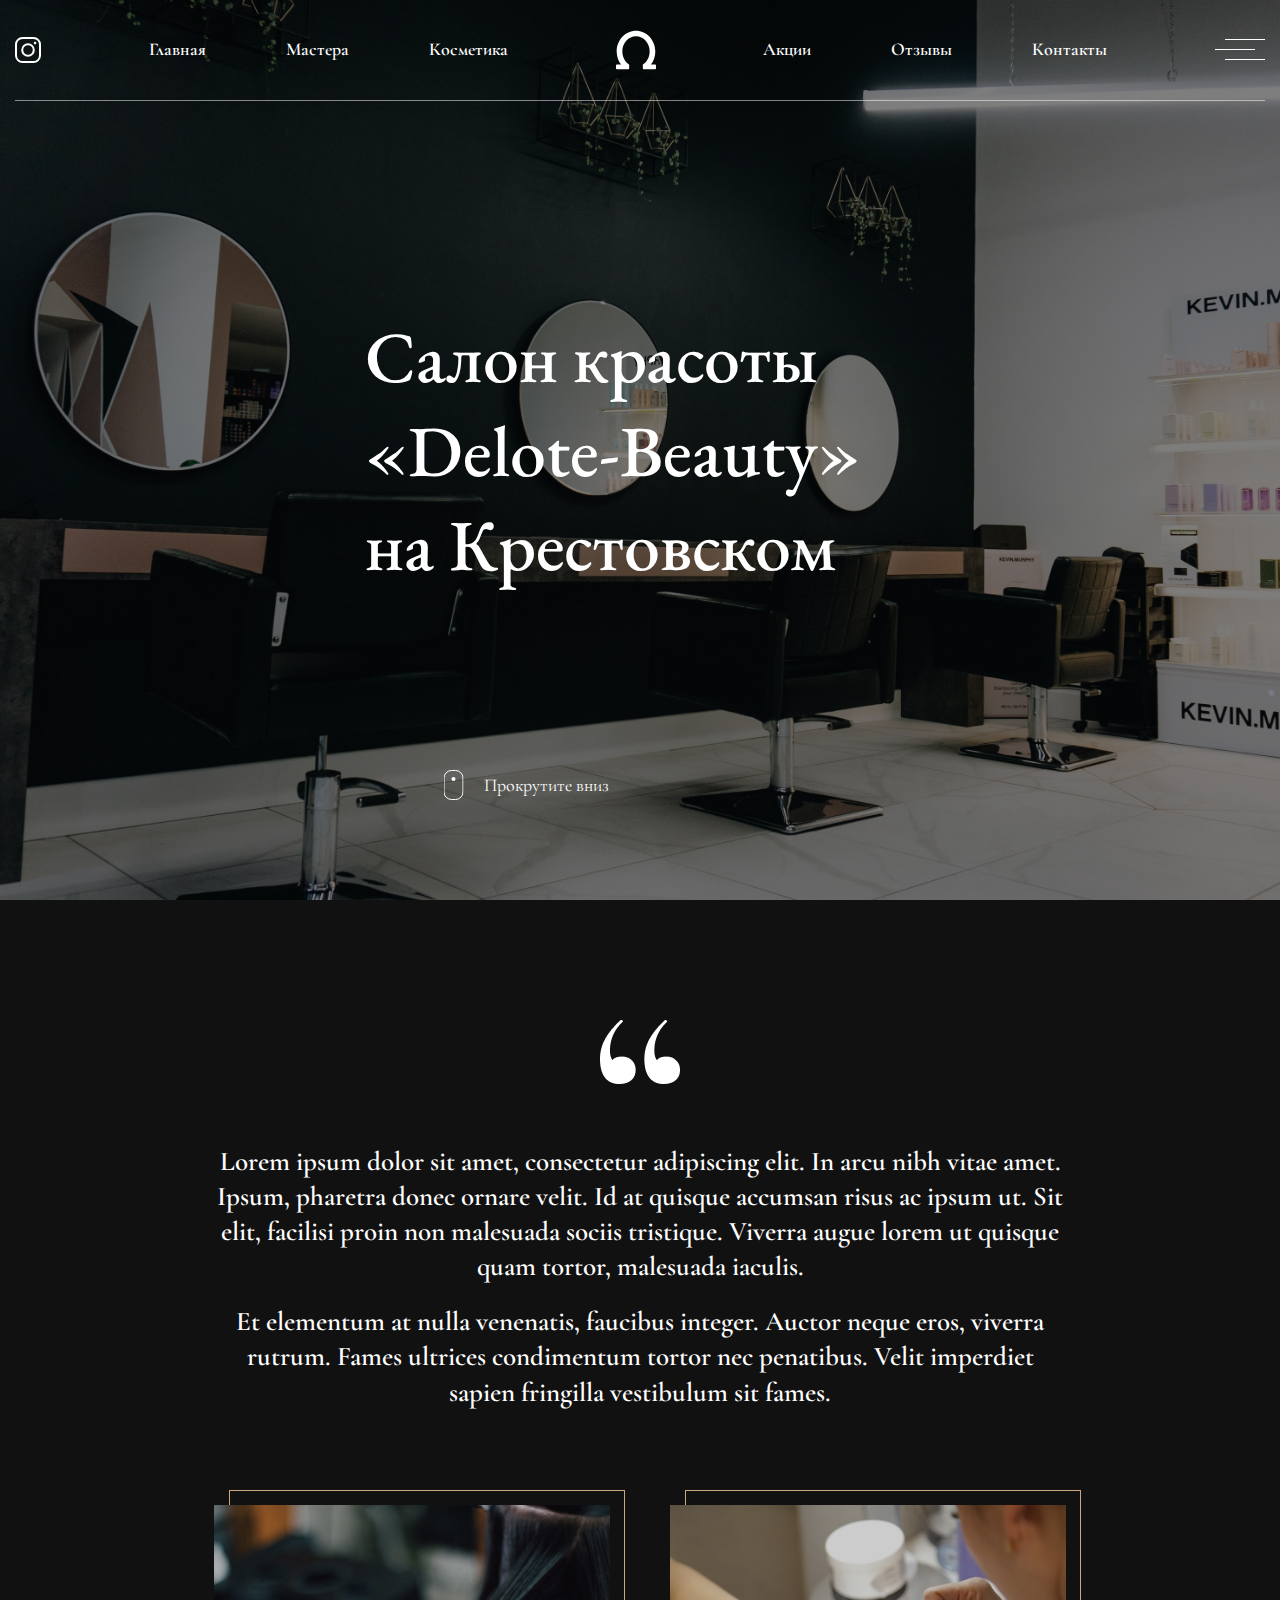
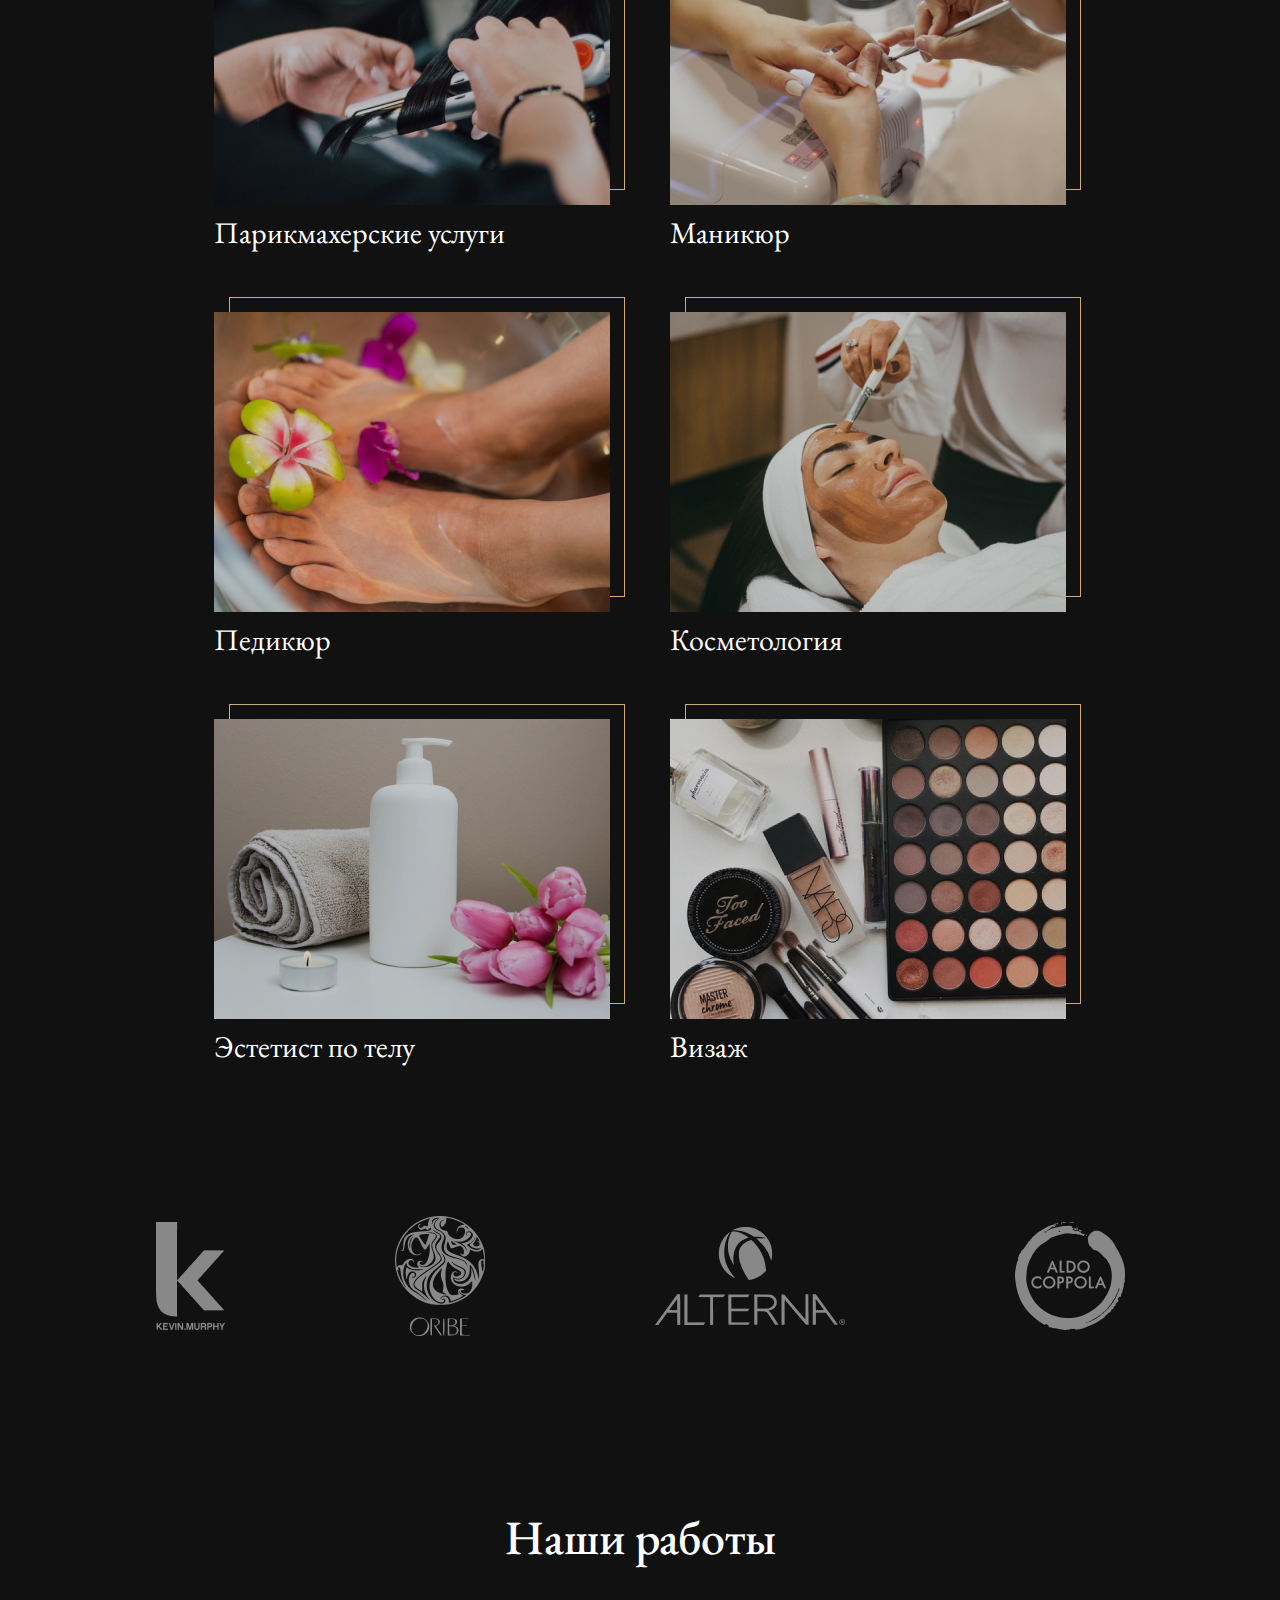
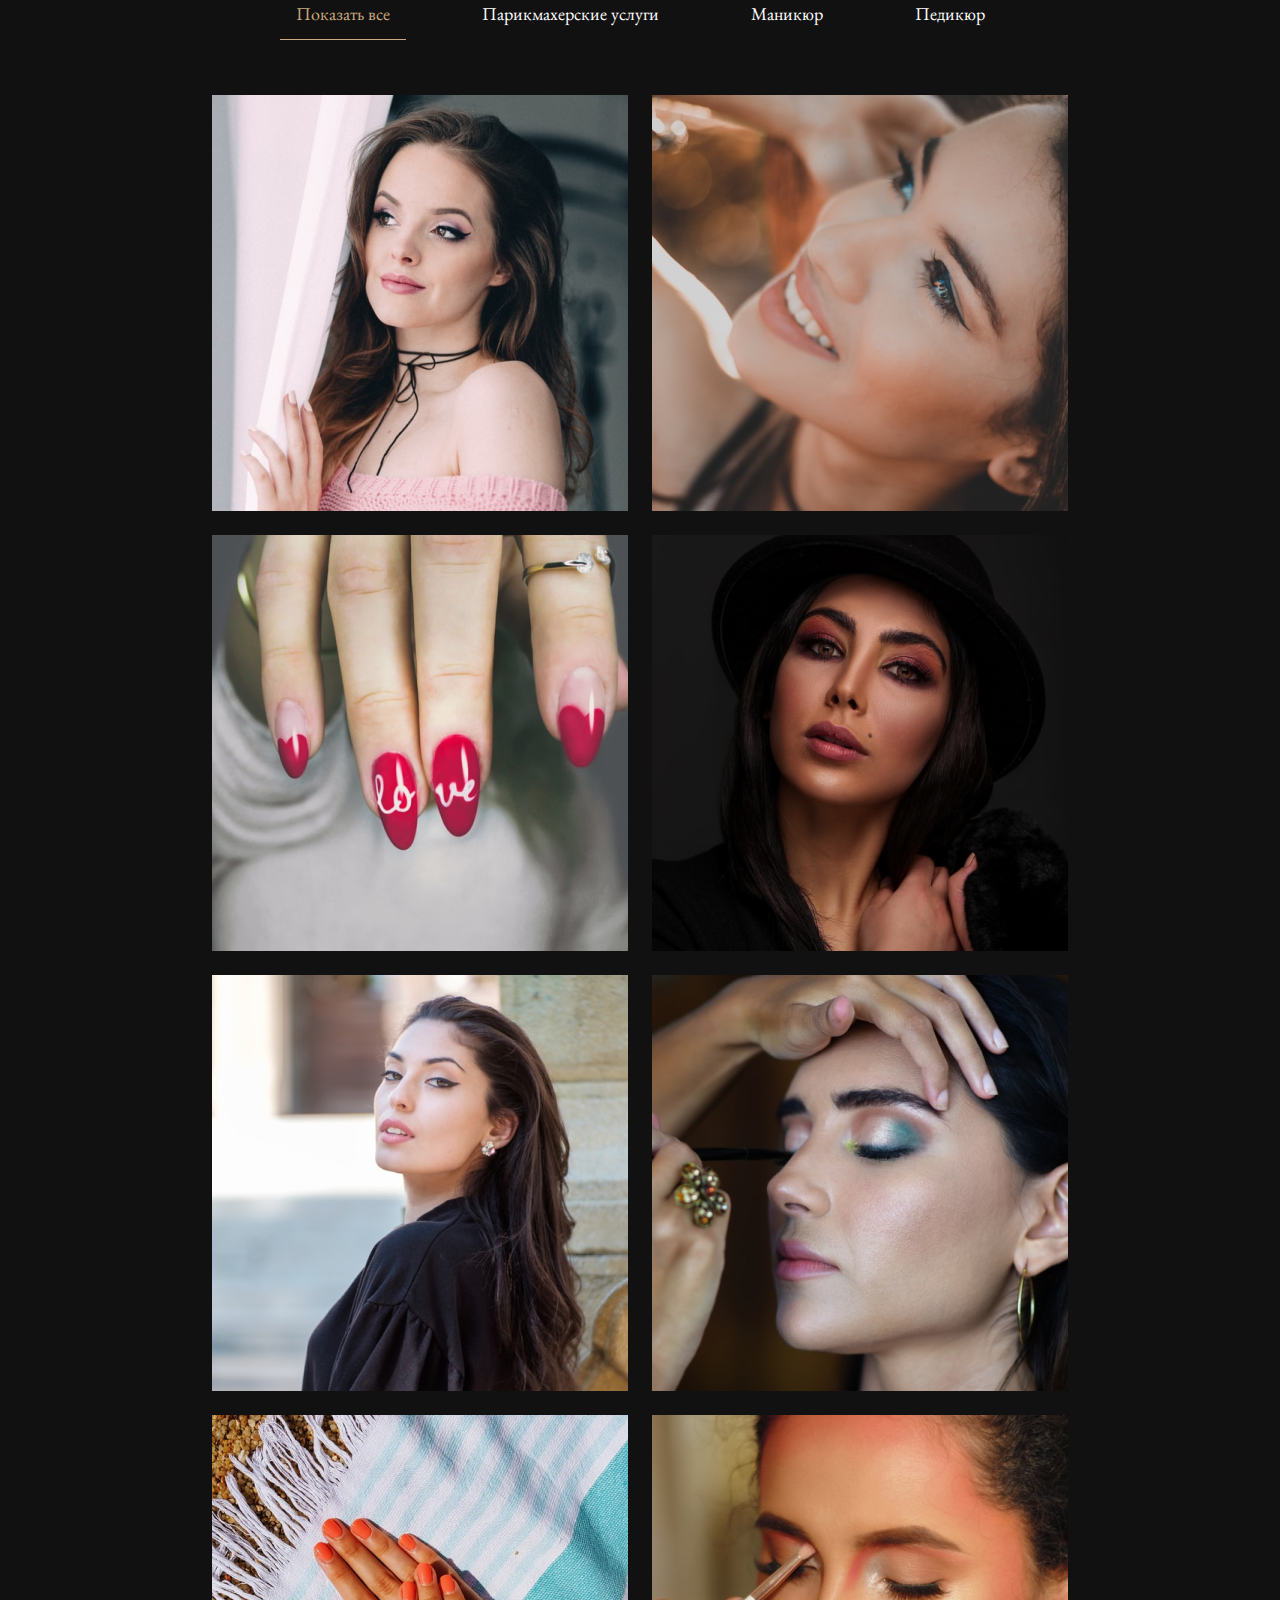
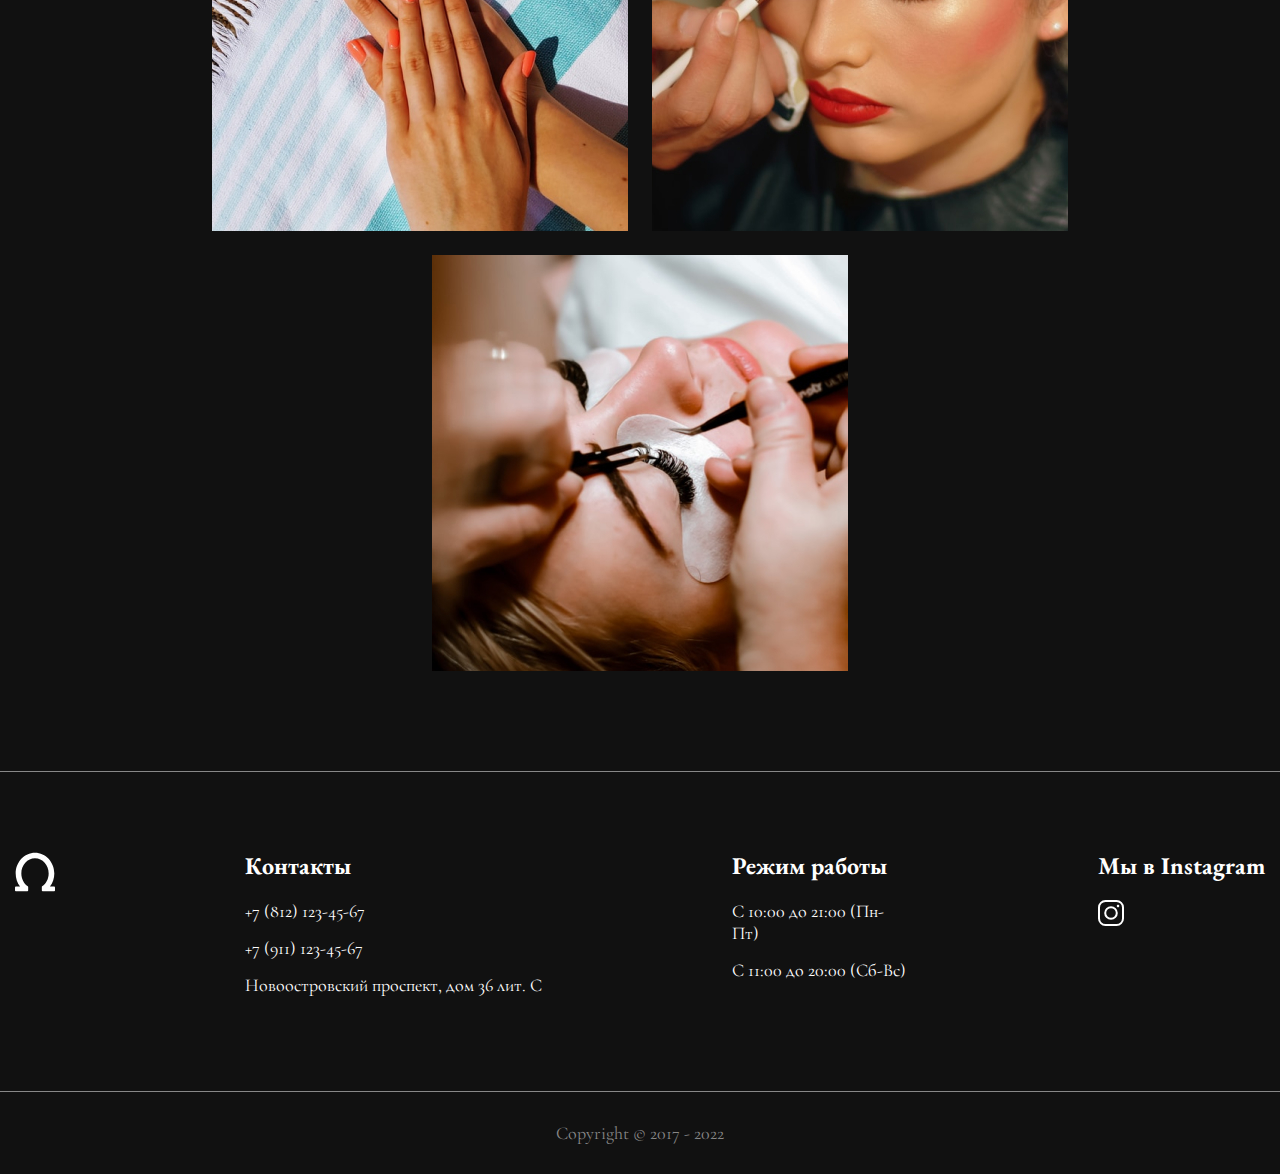
<file: index.html>
<!DOCTYPE html>
<html lang="en">
<head>
    <meta charset="UTF-8">
    <meta name="viewport" content="width=device-width, initial-scale=1.0">
    <link rel="stylesheet" href="css/reset.css">
    <link rel="stylesheet" href="css/main.css">
    <link rel="stylesheet" href="css/media.css">
    <title>Delote-Beauty</title>
</head>
<body>
    <header class="header">
        <div class="container">
            <nav class="nav">
                <a href="#" class="inst"><img src="./img/icon/inst.svg" alt="instagram"></a>
                <div class="menu_left">
                    <a href="/">Главная</a>
                    <a href="masters.html">Мастера</a>
                    <a href="#">Косметика</a>                    
                </div>
                <a href="/" class="logo"><img src="./img/header/logo.svg" alt="Logo"></a>
                <div class="menu_right">
                    <a href="#">Акции</a>
                    <a href="#">Отзывы</a>
                    <a href="contacts.html">Контакты</a>                   
                </div>

                    <div class="menu_btn_right"><img src="./img/header/menu_button.svg" alt=""></div>

                
            </nav>
            <h1>Салон красоты «Delote-Beauty» на Крестовском</h1>
            <a class="mouse">
                <img src="./img/header/mouse.svg" alt=""> Прокрутите вниз
            </a>
        </div>

        <div class="menu_content">
            <img src="./img/header/close-icon.svg" alt="" class="close_btn">
            <div class="menu_content-wrapper">

                <div class="menu_mobile">
                    <a href="/">Главная</a>
                    <a href="masters.html">Мастера</a>
                    <a href="#">Косметика</a>  
                    <a href="#">Акции</a>
                    <a href="#">Отзывы</a>
                    <a href="contacts.html">Контакты</a> 
                </div>

            
            <p>Lorem ipsum dolor sit amet, consectetur adipiscing elit. Ipsum, adipiscing amet in egestas sem dui, arcu faucibus scelerisque. 
                Nisl est felis id volutpat. Sed dolor fermentum amet lectus nibh quis. Tortor donec pellentesque leo ac placerat. Morbi.</p>

                <div class="contact">
                    <h3>Контакты</h3>
                    <p>+7 (812) 123-45-67
                        +7 (911) 123-45-67
                        Новоостровский проспект, дом 36 лит. С</p>
                </div>
                <div class="time">
                    <h3>Режим работы</h3>
                    <p>
                        C 10:00 до 21:00 (Пн-Пт)
                        С 11:00 до 20:00 (Сб-Вс)</p>
                </div>
                </div>
        </div>
    </header>
    <main class="quote">
       <img src="./img/icon/cov.png" alt="">
       <p>
        Lorem ipsum dolor sit amet, consectetur adipiscing elit. In arcu nibh vitae amet. Ipsum, pharetra donec ornare velit. Id at quisque accumsan risus ac ipsum ut. 
        Sit elit, facilisi proin non malesuada sociis tristique. Viverra augue lorem ut quisque quam tortor, malesuada iaculis. 
        </p>
        <p>
Et elementum at nulla venenatis, faucibus integer. Auctor neque eros, viverra rutrum. Fames ultrices condimentum tortor nec penatibus. 
Velit imperdiet sapien fringilla vestibulum sit fames.
       </p>

    </main>

    <section class="services">
        <div class="container">
            <div class="services_wrapper">
                <a href="price.html" class="services_cart">
                    <img src="./img/unsplash/unsplash_05.jpg" alt="">
                    <p class="services_cart-link">Парикмахерские услуги</p>
                </a>
            <a href="price.html" class="services_cart">
                <img src="./img/unsplash/unsplash_02.jpg" alt="">
                <p class="services_cart-link">Маникюр</p>
            </a>
        <a href="price.html" class="services_cart">
            <img src="./img/unsplash/unsplash_04.jpg" alt="">
            <p class="services_cart-link">Педикюр</p>
        </a>
        <a href="price.html" class="services_cart">
            <img src="./img/unsplash/unsplash_03.jpg" alt="">
            <p class="services_cart-link">Косметология</p>
        </a>
    <a href="price.html" class="services_cart">
        <img src="./img/unsplash/unsplash_06.jpg" alt="">
        <p class="services_cart-link">Эстетист по телу</p>
    </a>
<a href="price.html" class="services_cart">
    <img src="./img/unsplash/unsplash_01.jpg" alt="">
    <p class="services_cart-link">Визаж</p>
</a>
            </div>
        </div>
    </section>
    <main class="partners">
        <div class="container">
            <div class="partners_wrapper">
                <a href="#"><img src="./img/partners/01.png" alt=""></a>
                <a href="#"><img src="./img/partners/02.png" alt=""></a>
                <a href="#"><img src="./img/partners/03.png" alt=""></a>
                <a href="#"><img src="./img/partners/04.png" alt=""></a>
            </div>
            
        </div>
    </main>

<section class="my_works">
    <div class="container">
        <h2>Наши работы</h2>
<div class="my_works_wrapper">


            <div class="tab">
                <button class="tablinks active_tab" onclick="openTab(event, 'Tab1')">Показать все</button>
                <button class="tablinks" onclick="openTab(event, 'Tab2')">Парикмахерские услуги</button>
                <button class="tablinks" onclick="openTab(event, 'Tab3')">Маникюр</button>
                <button class="tablinks" onclick="openTab(event, 'Tab4')">Педикюр</button>
            </div>
              
              <div id="Tab1" class="tabcontent" style="display: block">
                <div class="tab_content_wrapper">
                <a href="#"><img src="./img/works/work-1.jpg" alt="Image 1"></a>
                <a href="#"><img src="./img/works/work-2.jpg" alt="Image 1"></a>
                <a href="#"><img src="./img/works/work-3.jpg" alt="Image 1"></a>
                <a href="#"><img src="./img/works/work-4.jpg" alt="Image 1"></a>
                <a href="#"><img src="./img/works/work-5.jpg" alt="Image 1"></a>
                <a href="#"><img src="./img/works/work-6.jpg" alt="Image 1"></a>
                <a href="#"><img src="./img/works/work-7.jpg" alt="Image 1"></a>
                <a href="#"><img src="./img/works/work-8.jpg" alt="Image 1"></a>
                <a href="#"><img src="./img/works/work-9.jpg" alt="Image 1"></a>
              </div>
              </div>
              
              <div id="Tab2" class="tabcontent">
                <div class="tab_content_wrapper">
                <a href="#"><img src="./img/works/work-2.jpg" alt="Image 2"></a>
                </div>
              </div>
              
              <div id="Tab3" class="tabcontent">
                <div class="tab_content_wrapper">
                   <a href="#"><img src="./img/works/work-3.jpg" alt="Image 3"></a> 
                </div>
                
              </div>

              <div id="Tab4" class="tabcontent">
                <div class="tab_content_wrapper">
                <a href="#"><img src="./img/works/work-4.jpg" alt="Image 3"></a>
            </div>
              </div>

            </div> 
    </div>
</section>


<footer class="footer">
    <div class="container">
        <div class="footer_wrapper">
            <a href="/" class="logo_footer"><img src="./img/header/logo.svg" alt="Logo"></a>

<div class="footer_contact">

        <h3>Контакты</h3>
        <p>+7 (812) 123-45-67</p>
        <p>    +7 (911) 123-45-67</p>
        <p>    Новоостровский проспект, дом 36 лит. С</p>
    
</div>
<div class="footer_time">

        <h3>Режим работы</h3>
        <p>
            C 10:00 до 21:00 (Пн-Пт)</p>
            <p>   С 11:00 до 20:00 (Сб-Вс)</p>

</div>
<div class="footer_inst">
    <h3>Мы в Instagram</h3>
    <a href="#" class="inst_footer"><img src="./img/icon/inst.svg" alt="instagram"></a>
</div>

            
        </div>
    </div>
</footer>
<p class="copy">
    Copyright © 2017 - 2022
</p>


    
    <script src="./js/main.js"></script>
</body>
</html>
</file>
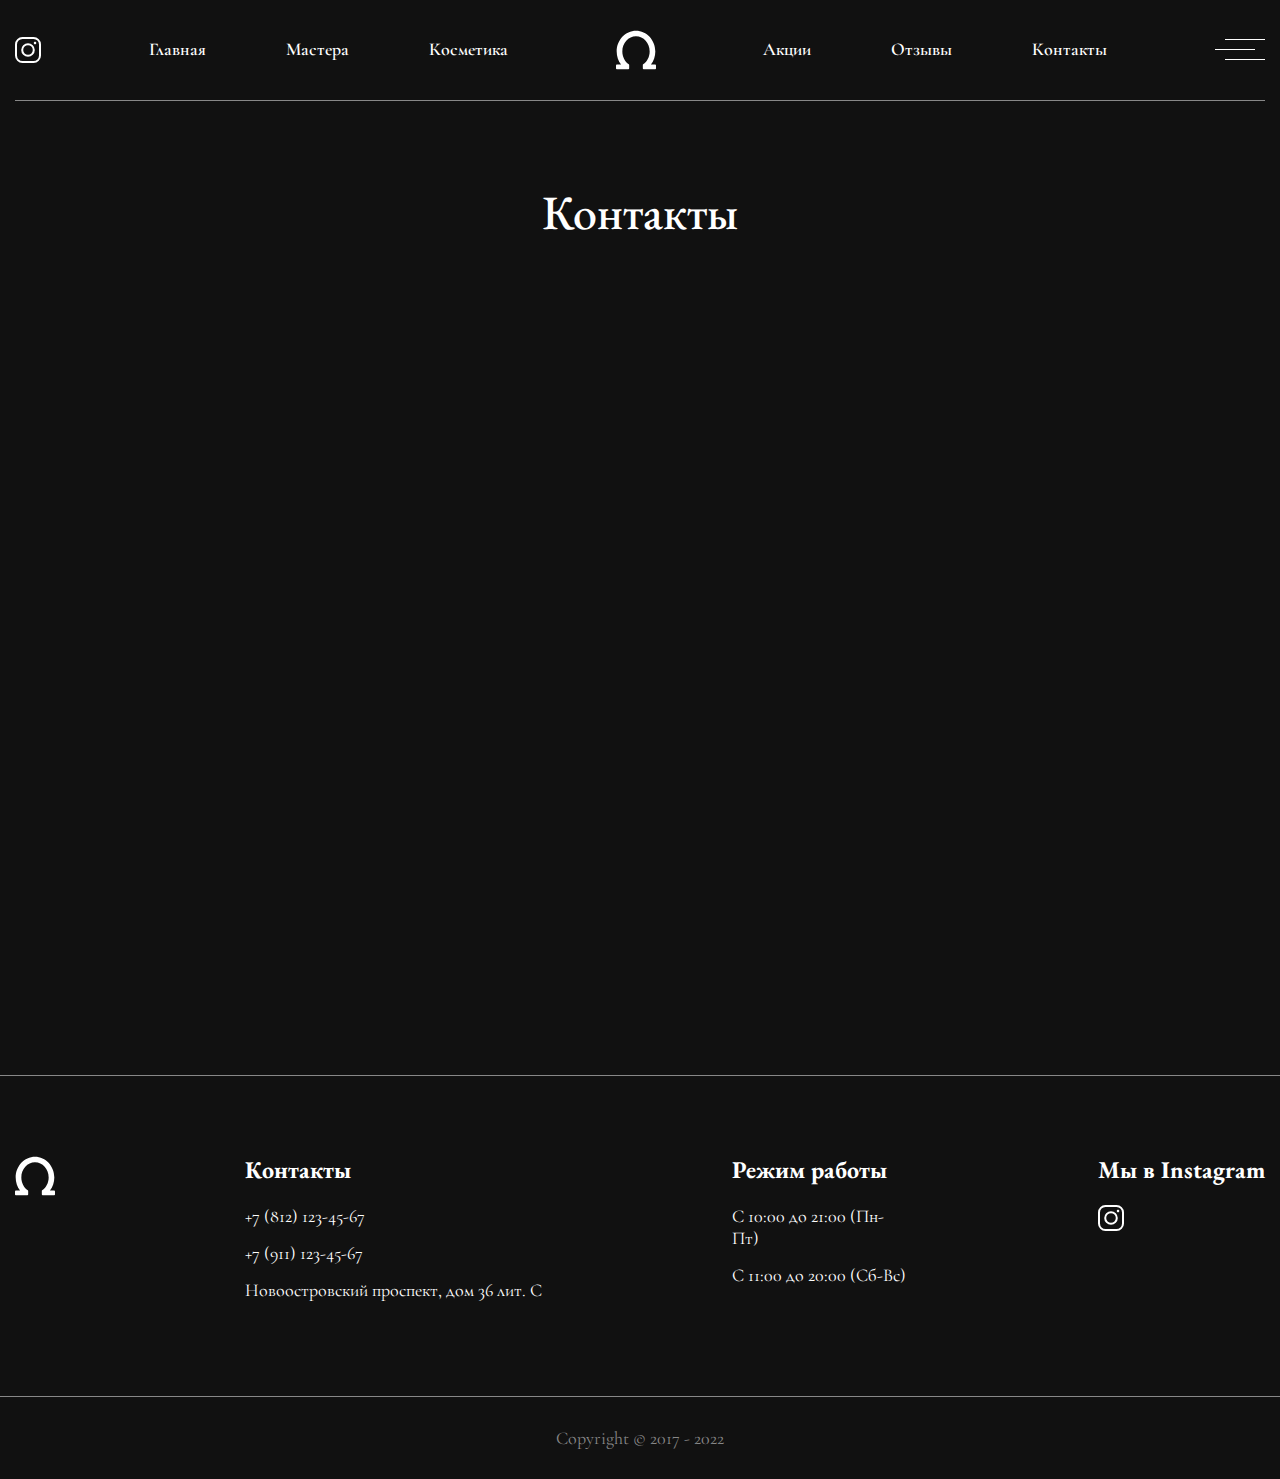
<file: contacts.html>
<!DOCTYPE html>
<html lang="en">
<head>
    <meta charset="UTF-8">
    <meta name="viewport" content="width=device-width, initial-scale=1.0">
    <link rel="stylesheet" href="css/reset.css">
    <link rel="stylesheet" href="css/main.css">
    <link rel="stylesheet" href="css/media.css">
    <title>Delote-Beauty - Контакты</title>
</head>
<body>
    <div class="container">
        <nav class="nav">
            <a href="#" class="inst"><img src="./img/icon/inst.svg" alt="instagram"></a>
            <div class="menu_left">
                <a href="/">Главная</a>
                <a href="masters.html">Мастера</a>
                <a href="#">Косметика</a>                    
            </div>
            <a href="/" class="logo"><img src="./img/header/logo.svg" alt="Logo"></a>
            <div class="menu_right">
                <a href="#">Акции</a>
                <a href="#">Отзывы</a>
                <a href="contacts.html">Контакты</a>                   
            </div>

                <div class="menu_btn_right"><img src="./img/header/menu_button.svg" alt=""></div>

            
        </nav>
       
    </div>

    <div class="menu_content">
        <img src="./img/header/close-icon.svg" alt="" class="close_btn">
        <div class="menu_content-wrapper">

            <div class="menu_mobile">
                <a href="/">Главная</a>
                <a href="masters.html">Мастера</a>
                <a href="#">Косметика</a>  
                <a href="#">Акции</a>
                <a href="#">Отзывы</a>
                <a href="contacts.html">Контакты</a> 
            </div>

        
        <p>Lorem ipsum dolor sit amet, consectetur adipiscing elit. Ipsum, adipiscing amet in egestas sem dui, arcu faucibus scelerisque. 
            Nisl est felis id volutpat. Sed dolor fermentum amet lectus nibh quis. Tortor donec pellentesque leo ac placerat. Morbi.</p>

            <div class="contact">
                <h3>Контакты</h3>
                <p>+7 (812) 123-45-67
                    +7 (911) 123-45-67
                    Новоостровский проспект, дом 36 лит. С</p>
            </div>
            <div class="time">
                <h3>Режим работы</h3>
                <p>
                    C 10:00 до 21:00 (Пн-Пт)
                    С 11:00 до 20:00 (Сб-Вс)</p>
            </div>
            </div>
    </div>

    <div class="container">
        <h2 class="title">Контакты</h2>
        <div class="maps ymaps-layers-pane">
            <iframe src="https://yandex.ru/map-widget/v1/?um=constructor%3Ac3524da680cf589301f5db301cd9f5de8a2fc02a44d705e5a18b4b1de54859f0&amp;source=constructor" width="100%" height="567" frameborder="0"></iframe>
        </div>
    </div>
    
<footer class="footer">
    <div class="container">
        <div class="footer_wrapper">
            <a href="/" class="logo_footer"><img src="./img/header/logo.svg" alt="Logo"></a>

<div class="footer_contact">

        <h3>Контакты</h3>
        <p>+7 (812) 123-45-67</p>
        <p>    +7 (911) 123-45-67</p>
        <p>    Новоостровский проспект, дом 36 лит. С</p>
    
</div>
<div class="footer_time">

        <h3>Режим работы</h3>
        <p>
            C 10:00 до 21:00 (Пн-Пт)</p>
            <p>   С 11:00 до 20:00 (Сб-Вс)</p>

</div>
<div class="footer_inst">
    <h3>Мы в Instagram</h3>
    <a href="#" class="inst_footer"><img src="./img/icon/inst.svg" alt="instagram"></a>
</div>

            
        </div>
    </div>
</footer>
<p class="copy">
    Copyright © 2017 - 2022
</p>


    
    <script src="./js/main.js"></script>
</body>
</html>
</file>
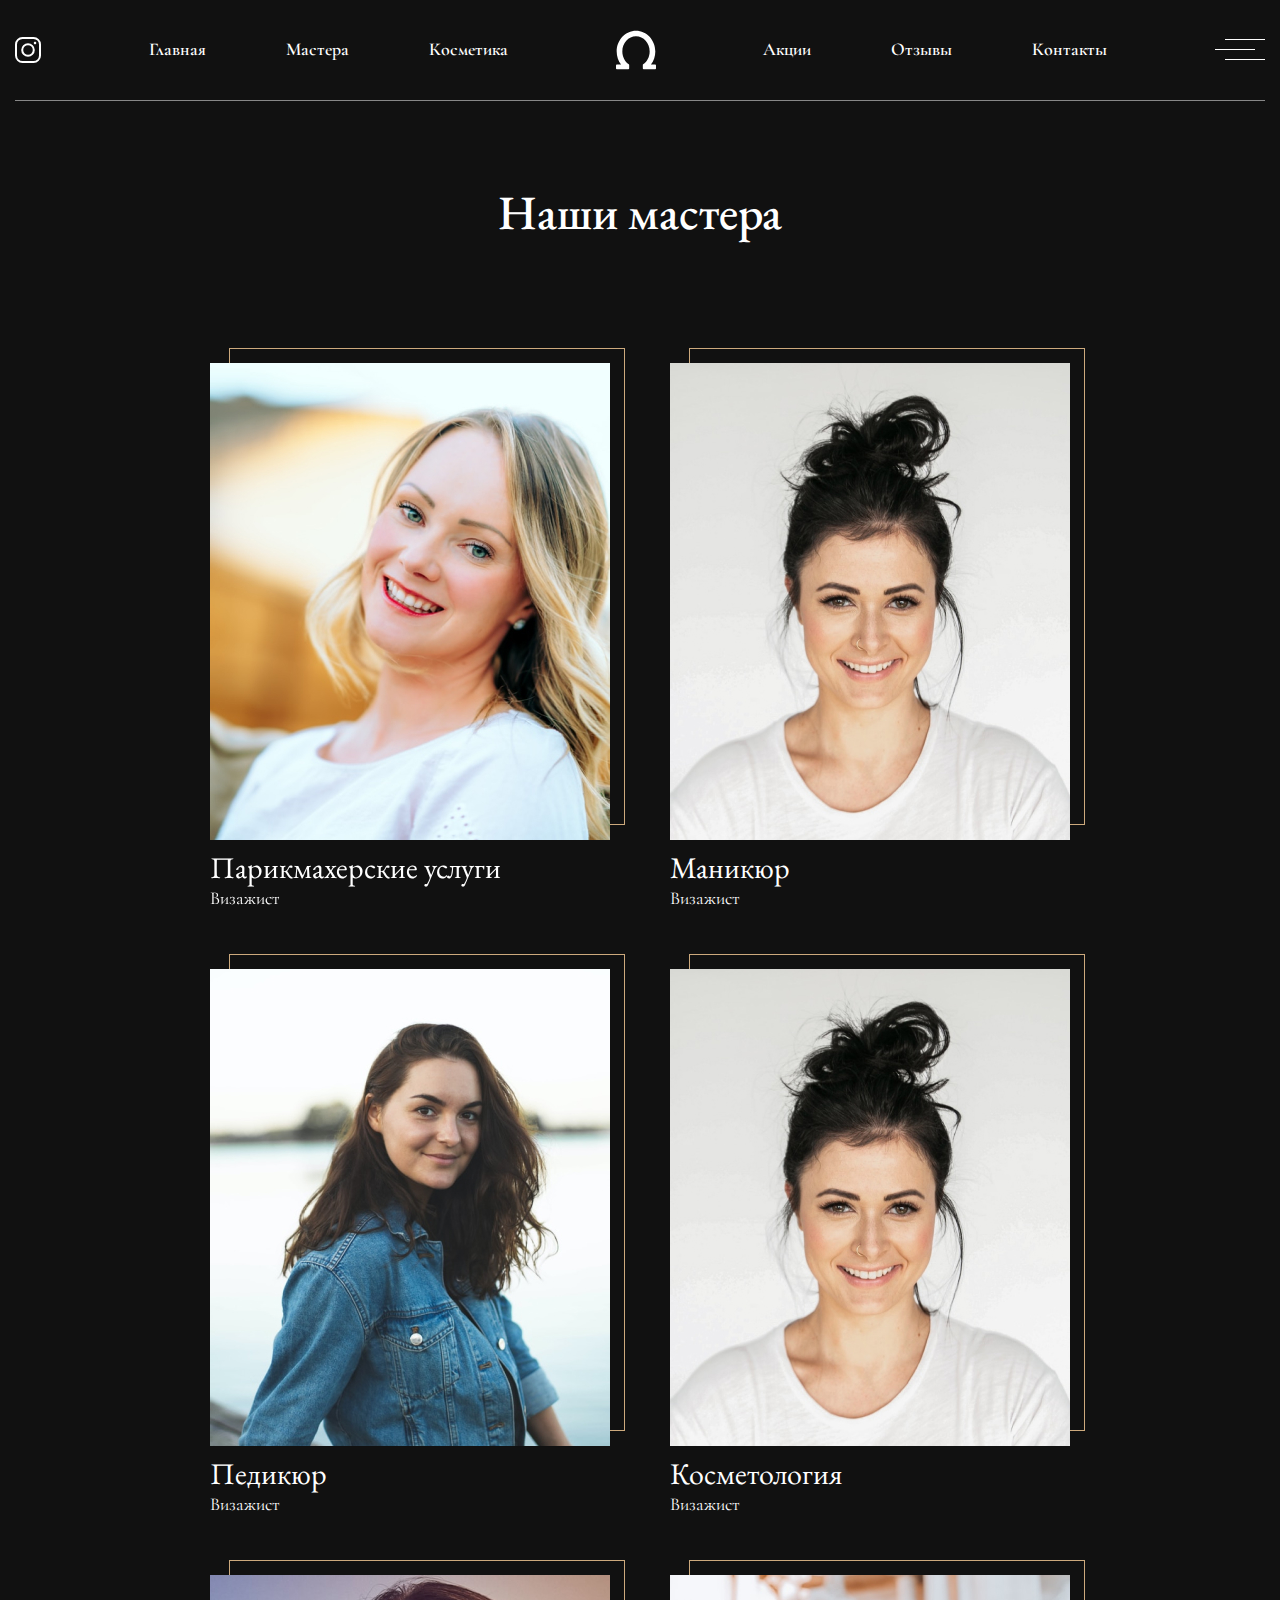
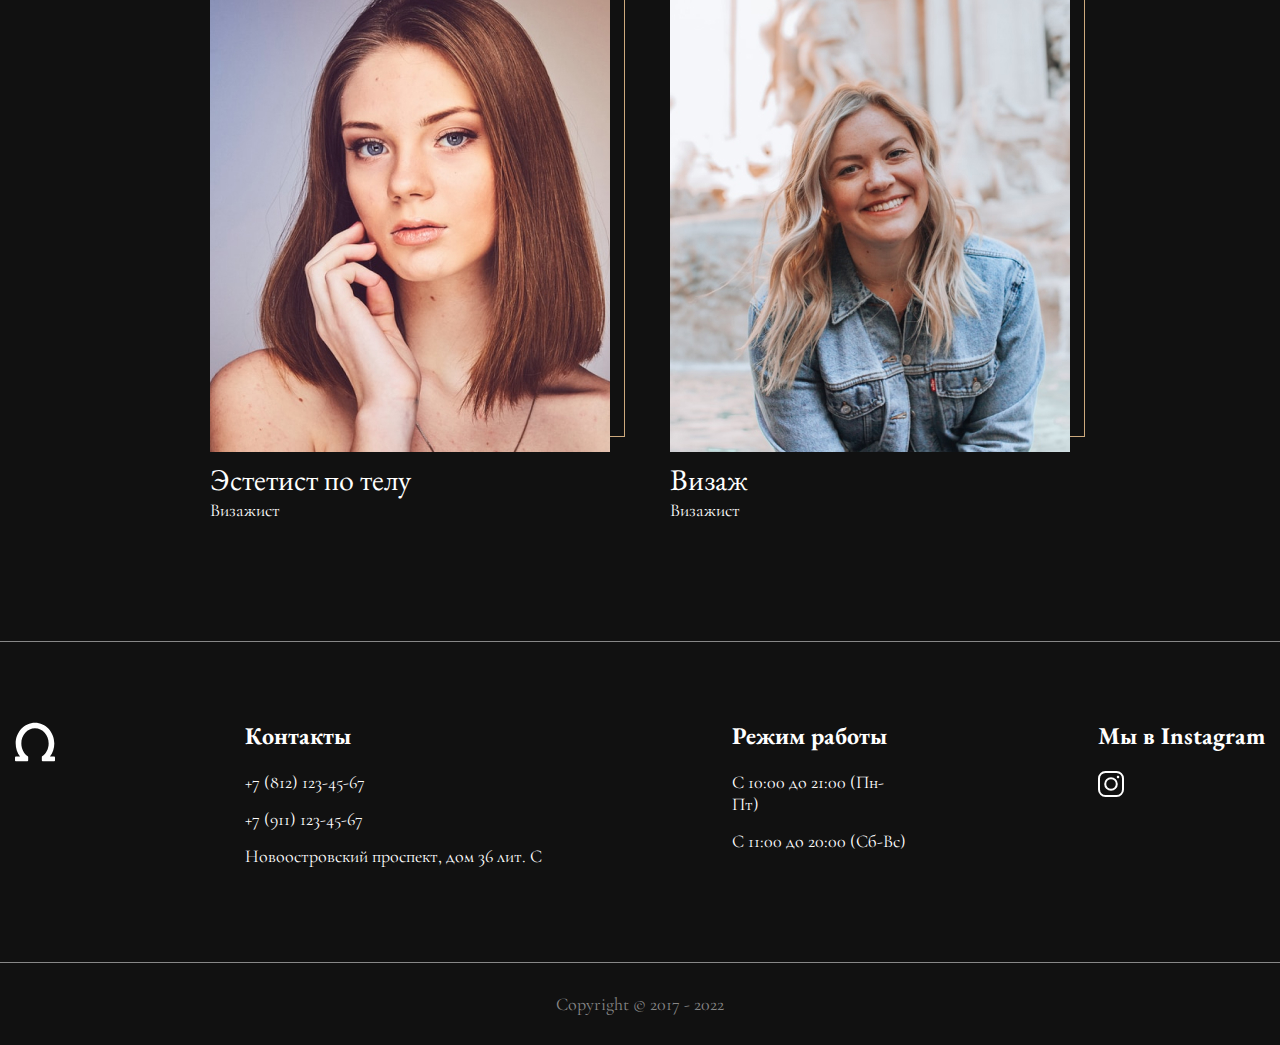
<file: masters.html>
<!DOCTYPE html>
<html lang="en">
<head>
    <meta charset="UTF-8">
    <meta name="viewport" content="width=device-width, initial-scale=1.0">
    <link rel="stylesheet" href="css/reset.css">
    <link rel="stylesheet" href="css/main.css">
    <link rel="stylesheet" href="css/media.css">
    <title>Delote-Beauty - Наши Мастера</title>
</head>
<body>
    <div class="container">
        <nav class="nav">
            <a href="#" class="inst"><img src="./img/icon/inst.svg" alt="instagram"></a>
            <div class="menu_left">
                <a href="/">Главная</a>
                <a href="masters.html">Мастера</a>
                <a href="#">Косметика</a>                    
            </div>
            <a href="/" class="logo"><img src="./img/header/logo.svg" alt="Logo"></a>
            <div class="menu_right">
                <a href="#">Акции</a>
                <a href="#">Отзывы</a>
                <a href="contacts.html">Контакты</a>                   
            </div>

                <div class="menu_btn_right"><img src="./img/header/menu_button.svg" alt=""></div>

            
        </nav>
       
    </div>

    <div class="menu_content">
        <img src="./img/header/close-icon.svg" alt="" class="close_btn">
        <div class="menu_content-wrapper">

            <div class="menu_mobile">
                <a href="/">Главная</a>
                <a href="masters.html">Мастера</a>
                <a href="#">Косметика</a>  
                <a href="#">Акции</a>
                <a href="#">Отзывы</a>
                <a href="contacts.html">Контакты</a> 
            </div>

        
        <p>Lorem ipsum dolor sit amet, consectetur adipiscing elit. Ipsum, adipiscing amet in egestas sem dui, arcu faucibus scelerisque. 
            Nisl est felis id volutpat. Sed dolor fermentum amet lectus nibh quis. Tortor donec pellentesque leo ac placerat. Morbi.</p>

            <div class="contact">
                <h3>Контакты</h3>
                <p>+7 (812) 123-45-67
                    +7 (911) 123-45-67
                    Новоостровский проспект, дом 36 лит. С</p>
            </div>
            <div class="time">
                <h3>Режим работы</h3>
                <p>
                    C 10:00 до 21:00 (Пн-Пт)
                    С 11:00 до 20:00 (Сб-Вс)</p>
            </div>
            </div>
    </div>

    <div class="container">
        <h2 class="title">Наши мастера</h2>
        <section class="masters">
            <div class="container">
                <div class="masters_wrapper">
                    <a href="#" class="masters_cart">
                        <img src="./img/masters/master_01.jpg" alt="">
                        <p class="masters_cart-link">Парикмахерские услуги</p>
                        <span class="prof">Визажист</span>
                    </a>
                <a href="#" class="masters_cart">
                    <img src="./img/masters/master_02.jpg" alt="">
                    <p class="masters_cart-link">Маникюр</p>
                    <span class="prof">Визажист</span>
                </a>
            <a href="#" class="masters_cart">
                <img src="./img/masters/master_04.jpg" alt="">
                <p class="masters_cart-link">Педикюр</p>
                <span class="prof">Визажист</span>
            </a>
            <a href="#" class="masters_cart">
                <img src="./img/masters/master_03.jpg" alt="">
                <p class="masters_cart-link">Косметология</p>
                <span class="prof">Визажист</span>
            </a>
        <a href="#" class="masters_cart">
            <img src="./img/masters/master_05.jpg" alt="">
            <p class="masters_cart-link">Эстетист по телу</p>
            <span class="prof">Визажист</span>
        </a>
    <a href="#" class="masters_cart">
        <img src="./img/masters/master_06.jpg" alt="">
        <p class="masters_cart-link">Визаж</p>
        <span class="prof">Визажист</span>
    </a>
                </div>
            </div>
        </section>
    </div>

    
<footer class="footer">
    <div class="container">
        <div class="footer_wrapper">
            <a href="/" class="logo_footer"><img src="./img/header/logo.svg" alt="Logo"></a>

<div class="footer_contact">

        <h3>Контакты</h3>
        <p>+7 (812) 123-45-67</p>
        <p>    +7 (911) 123-45-67</p>
        <p>    Новоостровский проспект, дом 36 лит. С</p>
    
</div>
<div class="footer_time">

        <h3>Режим работы</h3>
        <p>
            C 10:00 до 21:00 (Пн-Пт)</p>
            <p>   С 11:00 до 20:00 (Сб-Вс)</p>

</div>
<div class="footer_inst">
    <h3>Мы в Instagram</h3>
    <a href="#" class="inst_footer"><img src="./img/icon/inst.svg" alt="instagram"></a>
</div>

            
        </div>
    </div>
</footer>
<p class="copy">
    Copyright © 2017 - 2022
</p>


    
    <script src="./js/main.js"></script>
</body>
</html>
</file>
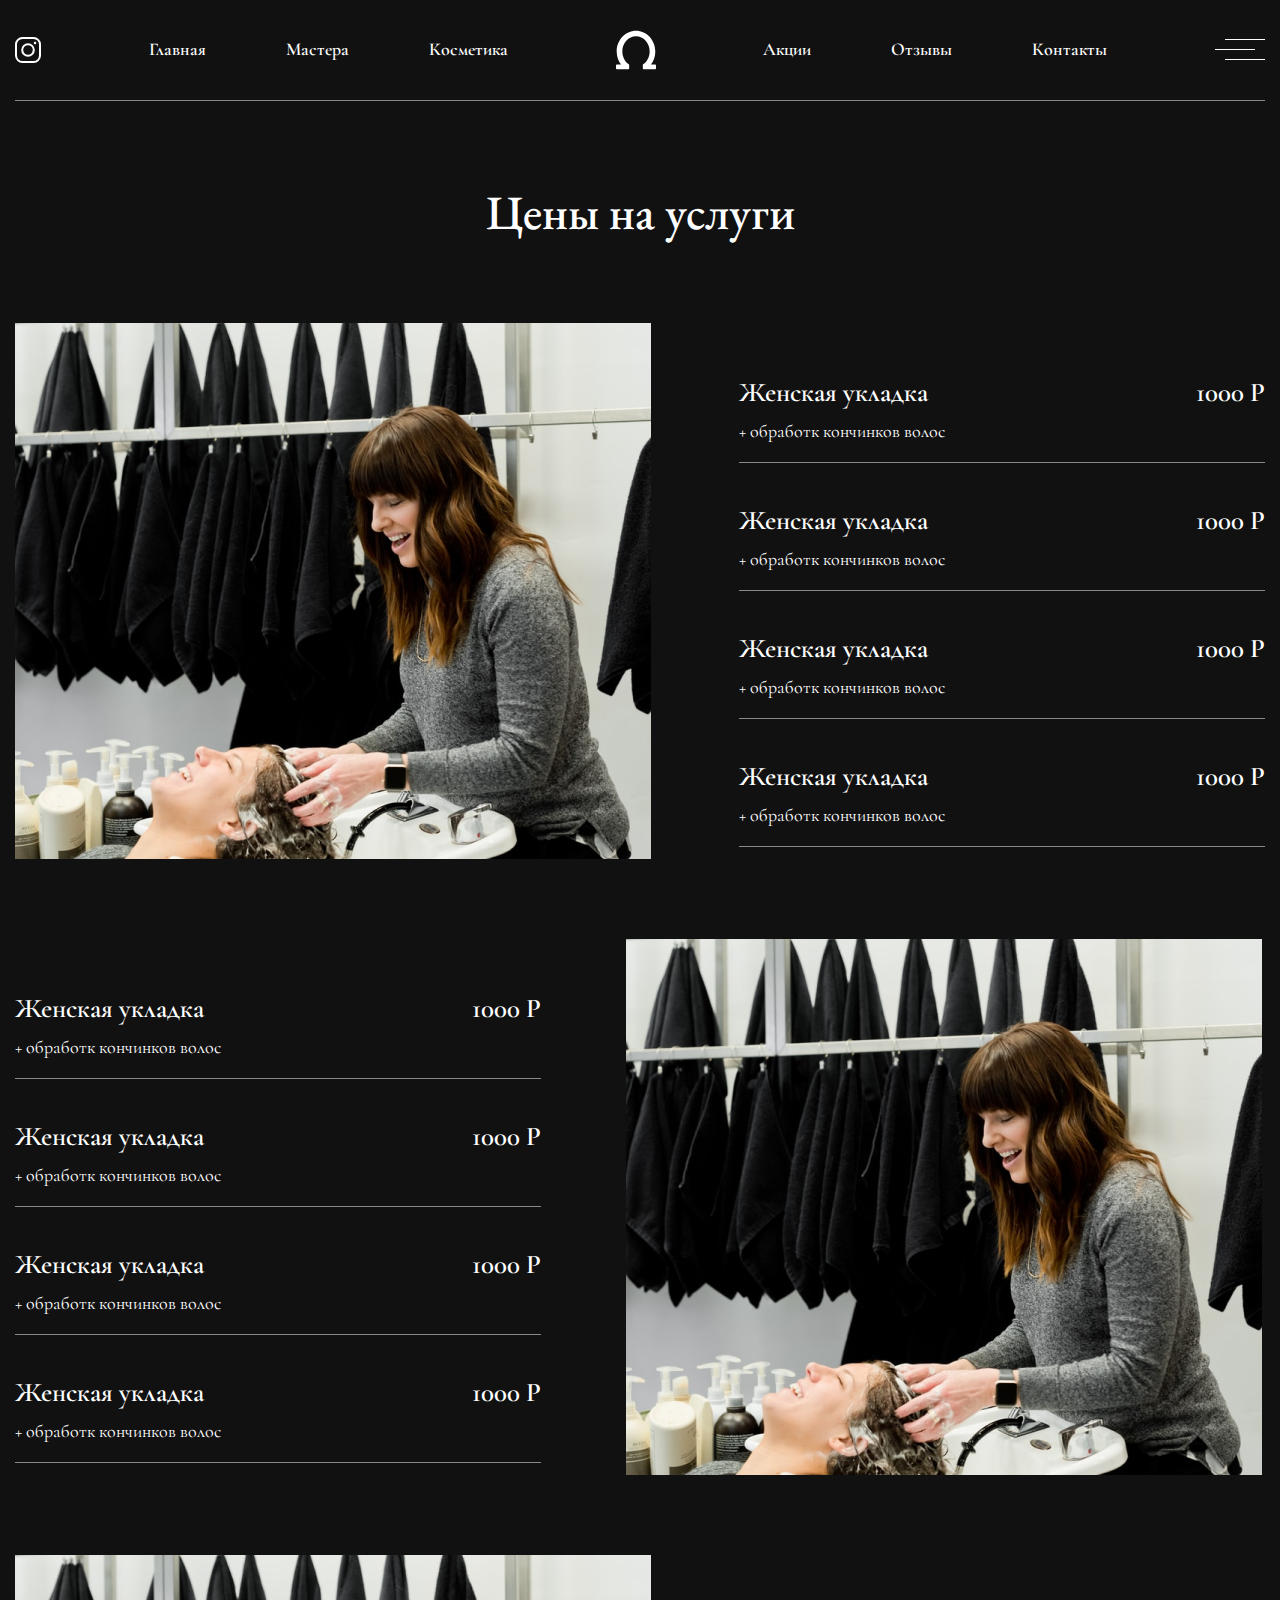
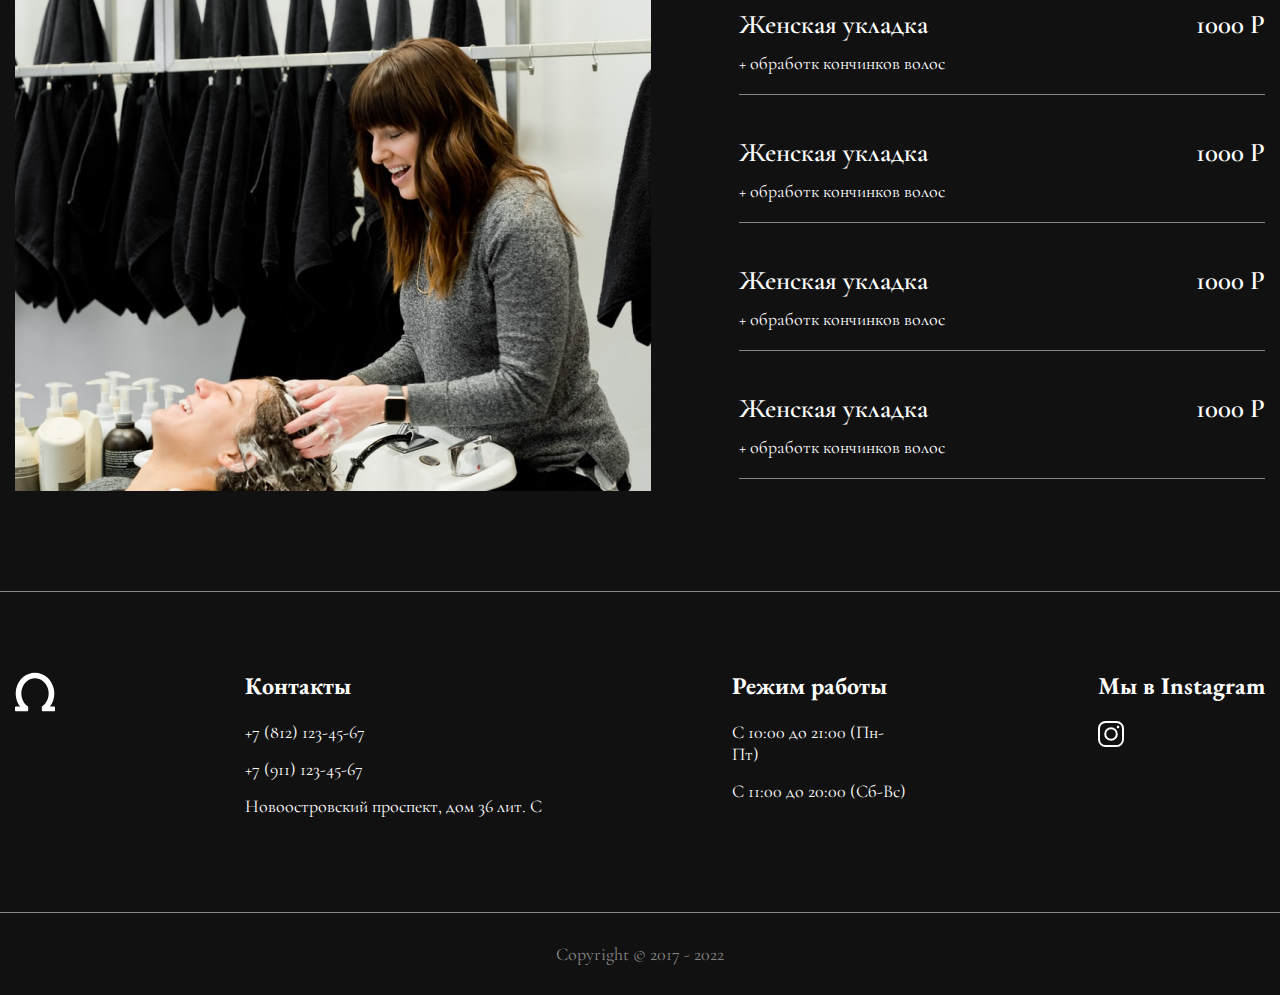
<file: price.html>
<!DOCTYPE html>
<html lang="en">
<head>
    <meta charset="UTF-8">
    <meta name="viewport" content="width=device-width, initial-scale=1.0">
    <link rel="stylesheet" href="css/reset.css">
    <link rel="stylesheet" href="css/main.css">
    <link rel="stylesheet" href="css/media.css">
    <title>Delote-Beauty - Цены на услуги</title>
</head>
<body>
    <div class="container">
        <nav class="nav">
            <a href="#" class="inst"><img src="./img/icon/inst.svg" alt="instagram"></a>
            <div class="menu_left">
                <a href="/">Главная</a>
                <a href="masters.html">Мастера</a>
                <a href="#">Косметика</a>                    
            </div>
            <a href="/" class="logo"><img src="./img/header/logo.svg" alt="Logo"></a>
            <div class="menu_right">
                <a href="#">Акции</a>
                <a href="#">Отзывы</a>
                <a href="contacts.html">Контакты</a>                   
            </div>

                <div class="menu_btn_right"><img src="./img/header/menu_button.svg" alt=""></div>

            
        </nav>
       
    </div>

    <div class="menu_content">
        <img src="./img/header/close-icon.svg" alt="" class="close_btn">
        <div class="menu_content-wrapper">

            <div class="menu_mobile">
                <a href="/">Главная</a>
                <a href="masters.html">Мастера</a>
                <a href="#">Косметика</a>  
                <a href="#">Акции</a>
                <a href="#">Отзывы</a>
                <a href="contacts.html">Контакты</a> 
            </div>

        
        <p>Lorem ipsum dolor sit amet, consectetur adipiscing elit. Ipsum, adipiscing amet in egestas sem dui, arcu faucibus scelerisque. 
            Nisl est felis id volutpat. Sed dolor fermentum amet lectus nibh quis. Tortor donec pellentesque leo ac placerat. Morbi.</p>

            <div class="contact">
                <h3>Контакты</h3>
                <p>+7 (812) 123-45-67
                    +7 (911) 123-45-67
                    Новоостровский проспект, дом 36 лит. С</p>
            </div>
            <div class="time">
                <h3>Режим работы</h3>
                <p>
                    C 10:00 до 21:00 (Пн-Пт)
                    С 11:00 до 20:00 (Сб-Вс)</p>
            </div>
            </div>
    </div>

    <div class="container">
        <h2 class="title">Цены на услуги</h2>
<div class="price_wrapper">
    <div class="price_img">
        <img src="./img/unsplash/master.jpg" alt="">
    </div>
    <div class="price">
        <div class="price_item">
            <div class="price_item_info">
                <h3>Женская укладка</h3>
            <span class="prof">+ обработк кончинков волос</span>
            </div>
            <span class="price_summ">
                1000 P
            </span>
            
        </div>   
        <div class="price_item">
            <div class="price_item_info">
                <h3>Женская укладка</h3>
            <span class="prof">+ обработк кончинков волос</span>
            </div>
            <span class="price_summ">
                1000 P
            </span>
            
        </div> 
        <div class="price_item">
            <div class="price_item_info">
                <h3>Женская укладка</h3>
            <span class="prof">+ обработк кончинков волос</span>
            </div>
            <span class="price_summ">
                1000 P
            </span>
            
        </div> 
        <div class="price_item">
            <div class="price_item_info">
                <h3>Женская укладка</h3>
            <span class="prof">+ обработк кончинков волос</span>
            </div>
            <span class="price_summ">
                1000 P
            </span>
            
        </div> 
    </div>
    
</div>
<div class="price_wrapper">
    <div class="price_img">
        <img src="./img/unsplash/master.jpg" alt="">
    </div>
    <div class="price">
        <div class="price_item">
            <div class="price_item_info">
                <h3>Женская укладка</h3>
            <span class="prof">+ обработк кончинков волос</span>
            </div>
            <span class="price_summ">
                1000 P
            </span>
            
        </div>   
        <div class="price_item">
            <div class="price_item_info">
                <h3>Женская укладка</h3>
            <span class="prof">+ обработк кончинков волос</span>
            </div>
            <span class="price_summ">
                1000 P
            </span>
            
        </div> 
        <div class="price_item">
            <div class="price_item_info">
                <h3>Женская укладка</h3>
            <span class="prof">+ обработк кончинков волос</span>
            </div>
            <span class="price_summ">
                1000 P
            </span>
            
        </div> 
        <div class="price_item">
            <div class="price_item_info">
                <h3>Женская укладка</h3>
            <span class="prof">+ обработк кончинков волос</span>
            </div>
            <span class="price_summ">
                1000 P
            </span>
            
        </div> 
    </div>
    
</div>
<div class="price_wrapper">
    <div class="price_img">
        <img src="./img/unsplash/master.jpg" alt="">
    </div>
    <div class="price">
        <div class="price_item">
            <div class="price_item_info">
                <h3>Женская укладка</h3>
            <span class="prof">+ обработк кончинков волос</span>
            </div>
            <span class="price_summ">
                1000 P
            </span>
            
        </div>   
        <div class="price_item">
            <div class="price_item_info">
                <h3>Женская укладка</h3>
            <span class="prof">+ обработк кончинков волос</span>
            </div>
            <span class="price_summ">
                1000 P
            </span>
            
        </div> 
        <div class="price_item">
            <div class="price_item_info">
                <h3>Женская укладка</h3>
            <span class="prof">+ обработк кончинков волос</span>
            </div>
            <span class="price_summ">
                1000 P
            </span>
            
        </div> 
        <div class="price_item">
            <div class="price_item_info">
                <h3>Женская укладка</h3>
            <span class="prof">+ обработк кончинков волос</span>
            </div>
            <span class="price_summ">
                1000 P
            </span>
            
        </div> 
    </div>
    
</div>


    </div>
    
<footer class="footer">
    <div class="container">
        <div class="footer_wrapper">
            <a href="/" class="logo_footer"><img src="./img/header/logo.svg" alt="Logo"></a>

<div class="footer_contact">

        <h3>Контакты</h3>
        <p>+7 (812) 123-45-67</p>
        <p>    +7 (911) 123-45-67</p>
        <p>    Новоостровский проспект, дом 36 лит. С</p>
    
</div>
<div class="footer_time">

        <h3>Режим работы</h3>
        <p>
            C 10:00 до 21:00 (Пн-Пт)</p>
            <p>   С 11:00 до 20:00 (Сб-Вс)</p>

</div>
<div class="footer_inst">
    <h3>Мы в Instagram</h3>
    <a href="#" class="inst_footer"><img src="./img/icon/inst.svg" alt="instagram"></a>
</div>

            
        </div>
    </div>
</footer>
<p class="copy">
    Copyright © 2017 - 2022
</p>


    
    <script src="./js/main.js"></script>
</body>
</html>
</file>
<file: css/main.css>
@import url(https://fonts.googleapis.com/css?family=EB+Garamond:regular,500,600,700,800,italic,500italic,600italic,700italic,800italic);
@import url(https://fonts.googleapis.com/css?family=Cormorant+Garamond:300,300italic,regular,italic,500,500italic,600,600italic,700,700italic);

body{

    font-family: 'Cormorant Garamond';
    font-weight: 400;
    font-size: 18px;
    color: #fff;
    background-color: #111;
}

.container{
    max-width: 1330px;
    padding: 0 15px;
    margin: 0 auto;
}

.header{
    background-color: #111;
    background-image: url(./../img/header/header_bg.jpg);
    background-size: cover;
    background-repeat: no-repeat;
    background-position: center top;
    max-width: 100%;
    height: 100vh;
    position: relative;
}

.nav{
    padding: 30px 0;
    display: flex;
    justify-content: space-between;
    align-items: center;
    border-bottom: 1px solid rgba(255,255,255, 0.5);
}

.menu_left, .menu_right{
    display: flex;
    column-gap: 80px;
}
.menu_left a, .menu_right a {
    color: #fff;
    font-weight: 600;
    transition: all 0.3s ease-in;
    padding-bottom: 2px;
    
}

.menu_left a:hover, .menu_right a:hover{
    color: #CDAA7D;
    border-bottom: #CDAA7D 1px solid;
    
}

.menu_btn_right{
    cursor: pointer;
    transition: padding-top 0.2s ease-in-out;   
    
}

.menu_btn_right:hover{
    padding-top: 5px;
    
}

.header h1{
    max-width: 550px;
    margin: 0 auto;
    font-family: 'EB Garamond';
    font-weight: 500;
    font-size: 72px;
    color: #fff;
    position: absolute;
    top: 50%;
    left: 50%;
    transform: translate(-50%, -50%);

}

.mouse{
    display: flex;
    align-items: center;
    position: absolute;
    right: 46%;
    bottom: 100px;
    transform: translateX(-50%);
    color: #fff;
    column-gap: 20px;
    animation: spin 3s infinite linear;
    transition: transform 0.3s ease-in;
}

.close_btn{
    position: absolute;
    left: 120px;
    top: 30px;
    cursor: pointer;
    
    transition: padding-top 0.3s ease-in-out;

    
  }

  .close_btn:hover{
    padding-top: 5px;
  }

@keyframes spin {
    0% {
      transform: translate3d(0, -10%, 0);
    }
    50% {
      transform: translate3d(0, 10%, 0);
    }
    100% {
      transform: translate3d(0, -10%, 0);
    }
  }

  .menu_content{
    opacity: 0;
    right: -475px;
    height: 0;
  }

  .menu_content-wrapper{
    display: block;
    padding-top: 246px;
    padding-left: 80px;
    max-width: 320px;
  }

  .menu_mobile{
    display: none;
    flex-direction: column;
    row-gap: 20px;
    padding-bottom: 60px;
  }

  .menu_mobile a{
    color: #fff;
    transition: color 0.3s ease-in;
  }

  .menu_mobile a:hover{
    color: #CDAA7D;
  }


  .contact{
    padding: 80px 0 60px;
  }

  .menu_content-wrapper h3{
    font-family: 'EB Garamond';
    font-size: 24px;
    font-weight: 700;
    line-height: 1.2;
  }

  .contact p, .time p {
    font-size: 17px;
    line-height: 1.5;
  }

  .active{
    background-color: #111;
    width: 475px;
    height: 100vh;
    color: #fff;
    opacity: 1;
    position: fixed;
    top: 0;
    right: 0;
    z-index: 9;
    transition: all 0.5s ease-in-out;
  }

  .noactive{
    background-color: #111;
    width: 475px;
    height: 100vh;
    color: #fff;
    opacity: 1;
    position: fixed;
    top: 0;
    right: -475px;
    z-index: -9;
    transition: all 0.5s ease-in-out;
  }

  /*quote*/

  .quote{
    padding: 120px 0 75px;
    max-width: 856px;
    margin: 0 auto;
    text-align: center;
    
  }

  .quote img{
    margin-bottom: 60px;
  }

  .quote p {
    font-size: 27px;
    font-weight: 600;
    line-height: 1.3;
    padding-bottom: 20px;
  }

  /*services*/

  .services{
    margin-bottom: 150px;
  }

  .services_wrapper{
    display: flex;
    justify-content: space-between;
    flex-wrap: wrap;
    row-gap: 60px;
    column-gap: 24px;
  }

  .services_cart{
    display: flex;
    flex-direction: column;
    max-width: 416px;

    position: relative;
    z-index: 1;
   
  }

  .services_cart img{
    transition: transform 0.3s ease-in-out;
  }

  .services_cart:hover img {
    transform: scale(1.01);
    
  } 

  .services_cart::after{
    content: "";
    max-width: 396px;
    width: 100%;
    height: 300px;
    position: absolute;
    border: 1px solid #CDAA7D;
    top: -20px;
    right: -20px;
    z-index:-1;
  }



  .services_cart-link{
    margin-top: 10px;
    font-family: 'EB Garamond';
    font-size: 30px;
    line-height: 1.2;
    color: #fff;
    border-bottom: transparent 1px solid;
  }

  .services_cart:hover .services_cart-link{
      color: #CDAA7D;
      transition: all 0.3s ease-in-out;
  }


  .masters{
    margin: 120px 0;
  }

  .masters_wrapper{
    display: flex;
    justify-content: space-between;
    flex-wrap: wrap;
    row-gap: 60px;
    column-gap: 24px;
  }

  .masters_cart{
    display: flex;
    flex-direction: column;
    max-width: 416px;

    position: relative;
    z-index: 1;
   
  }

  .masters_cart img{
    transition: transform 0.3s ease-in-out;
  }

  .masters_cart:hover img {
    transform: scale(1.01);
    
  } 

  .masters_cart::after{
    content: "";
    max-width: 396px;
    width: 100%;
    height: 477px;
    position: absolute;
    border: 1px solid #CDAA7D;
    top: -20px;
    right: -20px;
    z-index:-1;
  }



  .masters_cart-link{
    margin-top: 10px;
    font-family: 'EB Garamond';
    font-size: 30px;
    line-height: 1.2;
    color: #fff;
    border-bottom: transparent 1px solid;
  }

  .masters_cart:hover .masters_cart-link{
      color: #CDAA7D;
      transition: all 0.3s ease-in-out;
  }

  .prof{
    color: #fff;
    font-weight: 400;
  }
 
  /*partners*/

.partners{
    margin-bottom: 170PX;
}
.partners_wrapper{
    display: flex;
    align-items: center;
    justify-content: center;
    column-gap: 170px;
}

.partners_wrapper img{
    opacity: 0.5;
    transition: all 0.3s ease-in-out;
}

.partners_wrapper img:hover{
    opacity: 1;
}

/*my works*/

.my_works{
    font-family: 'EB Garamond';
    text-align: center;
    font-size: 48px;
    font-weight: 500;
}

.title{
font-family: 'EB Garamond';
    text-align: center;
    font-size: 48px;
    font-weight: 500;
}


.tab {
    overflow: hidden;
    margin-top: 20px;
    display: flex;
    justify-content: center;
    column-gap: 60px;
  }

  /* Style the buttons inside the tab */
  .tab button {
    background-color: inherit;
    float: left;
    border: none;
    outline: none;
    cursor: pointer;
    padding: 14px 16px;
    transition: 0.3s;
    font-size: 18px;
    border-bottom: 1px solid transparent;
  }

  /* Change background color of buttons on hover */
  .tab button:hover {
    color: #CDAA7D;
    border-bottom: 1px solid #CDAA7D;
  }

  /* Create an active/current tablink class */
  .tab button.active_tab {
    color: #CDAA7D;
    border-bottom: 1px solid #CDAA7D;
  }


  /* Style the tab content */

  .tabcontent {
    display: none;
    margin-top: 55px;
  }
  


  .tab_content_wrapper{
    display: flex;
    align-items: center;
    justify-content: center;
    flex-wrap: wrap;
    column-gap: 24px;
    row-gap: 24px;
  }

  .tab_content_wrapper img{
    width: 100%;
    max-width: 416px;
    transition: transform 0.3s ease-in-out;
  }

  .tab_content_wrapper img:hover{
    transform: scale(1.02);
  }

/* footer */

.footer{
    margin-top: 100px;
    padding: 80px 0;
    border-bottom: 1px solid rgba(255,255,255, 0.5);
    border-top: 1px solid rgba(255,255,255, 0.5);
}

.footer_wrapper{
    display: flex;
    align-items: flex-start;
    justify-content: space-between;
    flex-wrap: wrap;

}

.footer_wrapper h3{
    font-family: 'EB Garamond';
    font-size: 24px;
    font-weight: 700;
    line-height: 1.2;
    padding-bottom: 20px;
}

.footer_wrapper p{
    padding-bottom: 15px;
}

.footer_contact{
    max-width: 297px;
}

.footer_time{
    max-width: 176px;
}

.copy{
    padding: 30px 0;
    text-align: center;
    color: #888;
}

services_cart-test{
    position: relative;
}


/*maps*/

.title{
    padding-top: 80px;
}

.maps{
    padding: 80px 0;
}

.ymaps-layers-pane {
	filter:contrast(175%) brightness(103%) sepia(50%) grayscale(1);
	-ms-filter:contrast(175%) brightness(103%) sepia(50%) grayscale(1);
	-webkit-filter:contrast(175%) brightness(103%) sepia(50%) grayscale(1);
	-moz-filter:contrast(175%) brightness(103%) sepia(50%) grayscale(1);  
	-o-filter:contrast(175%) brightness(103%) sepia(50%) grayscale(1);
}

/*price*/
.price_wrapper{
    display: flex;
    align-items: center;
     justify-content: space-between;
   /*  flex-wrap: wrap; */
    margin-top: 80px;
    column-gap: 30px;
}

.price_wrapper:nth-child(odd){
    flex-direction: row-reverse;
}

.price{
    
    max-width: 526px;
    width: 100%;
}

.price_item{
    display: flex;
    align-items: flex-start;
    justify-content: space-between;  
    border-bottom: 1px solid rgba(255,255,255, 0.5);
    padding-bottom:20px;
    padding-top: 40px;
}

.price_img{
    width: 639px;
}

.price_item_info h3, .price_summ{
    font-size:27px;
    font-weight: 600;
    line-height: 1.3;
    padding-bottom: 10px;
}
</file>
<file: css/media.css>
@media(max-width:1360px){
.services_cart::after, .masters_cart::after{
top: -15px;
right: -15px;
}
}

@media(max-width:1284px){
    .services_wrapper, .masters_wrapper{
        justify-content: center;
        column-gap: 60px;
    }
    }


@media(max-width:1000px){
    .menu_left, .menu_right {
    column-gap: 40px;
}

.price_wrapper{

    justify-content: center;
    flex-wrap: wrap;

}
}

@media(max-width: 900px){
    .menu_left, .menu_right{
        display: none;
    }
    .menu_mobile{
        display: flex;
        padding-bottom: 25px;
    }

    .menu_content-wrapper{
        padding-top: 120px;
        
    }
    .contact {
        padding: 25px 0 25px;
    }
    .header h1{
        font-size: 60px;
    }

    .partners_wrapper{
        column-gap: 50px;
    }

    .quote p{
        font-size: 20px;
        padding: 0 10px;
    }

    .quote{
        padding: 40px 0;
    }
    
.partners{
    margin-bottom: 50px;
}
.services, .masters {
    margin-bottom: 60px;
}
.footer{
    margin-top: 50px;
    padding: 40px 0;
}
    

}

@media(max-width: 815px){
    .footer_wrapper{
        align-items: center;
        flex-direction: column;
        row-gap: 20px;
        text-align: center;
    }
}

@media(max-width: 765px){
    .tab{
        column-gap: 5px;
    }
}


@media(max-width: 600px){
    .tab{
        flex-direction: column;
    }
   
}

@media(max-width: 460px){
    .services_cart::after, .masters_cart::after{
        border: 0px;
    }
}

@media(max-width: 450px){
    .menu_content-wrapper{
        padding-left: 25px;
        padding-right: 20px;
    }

    .active{
        max-width: 475px;
        width: 100%;
    }

    .noactive{
        max-width: 475px;
        width: 100%;
    }
    .close_btn{
        left: 29px;
    }

    .header h1{
        font-size: 50px;
    }
}


@media(max-width: 400px){
    .mouse{
        right: 0;
        left: 20%;
    }

    
}
</file>
